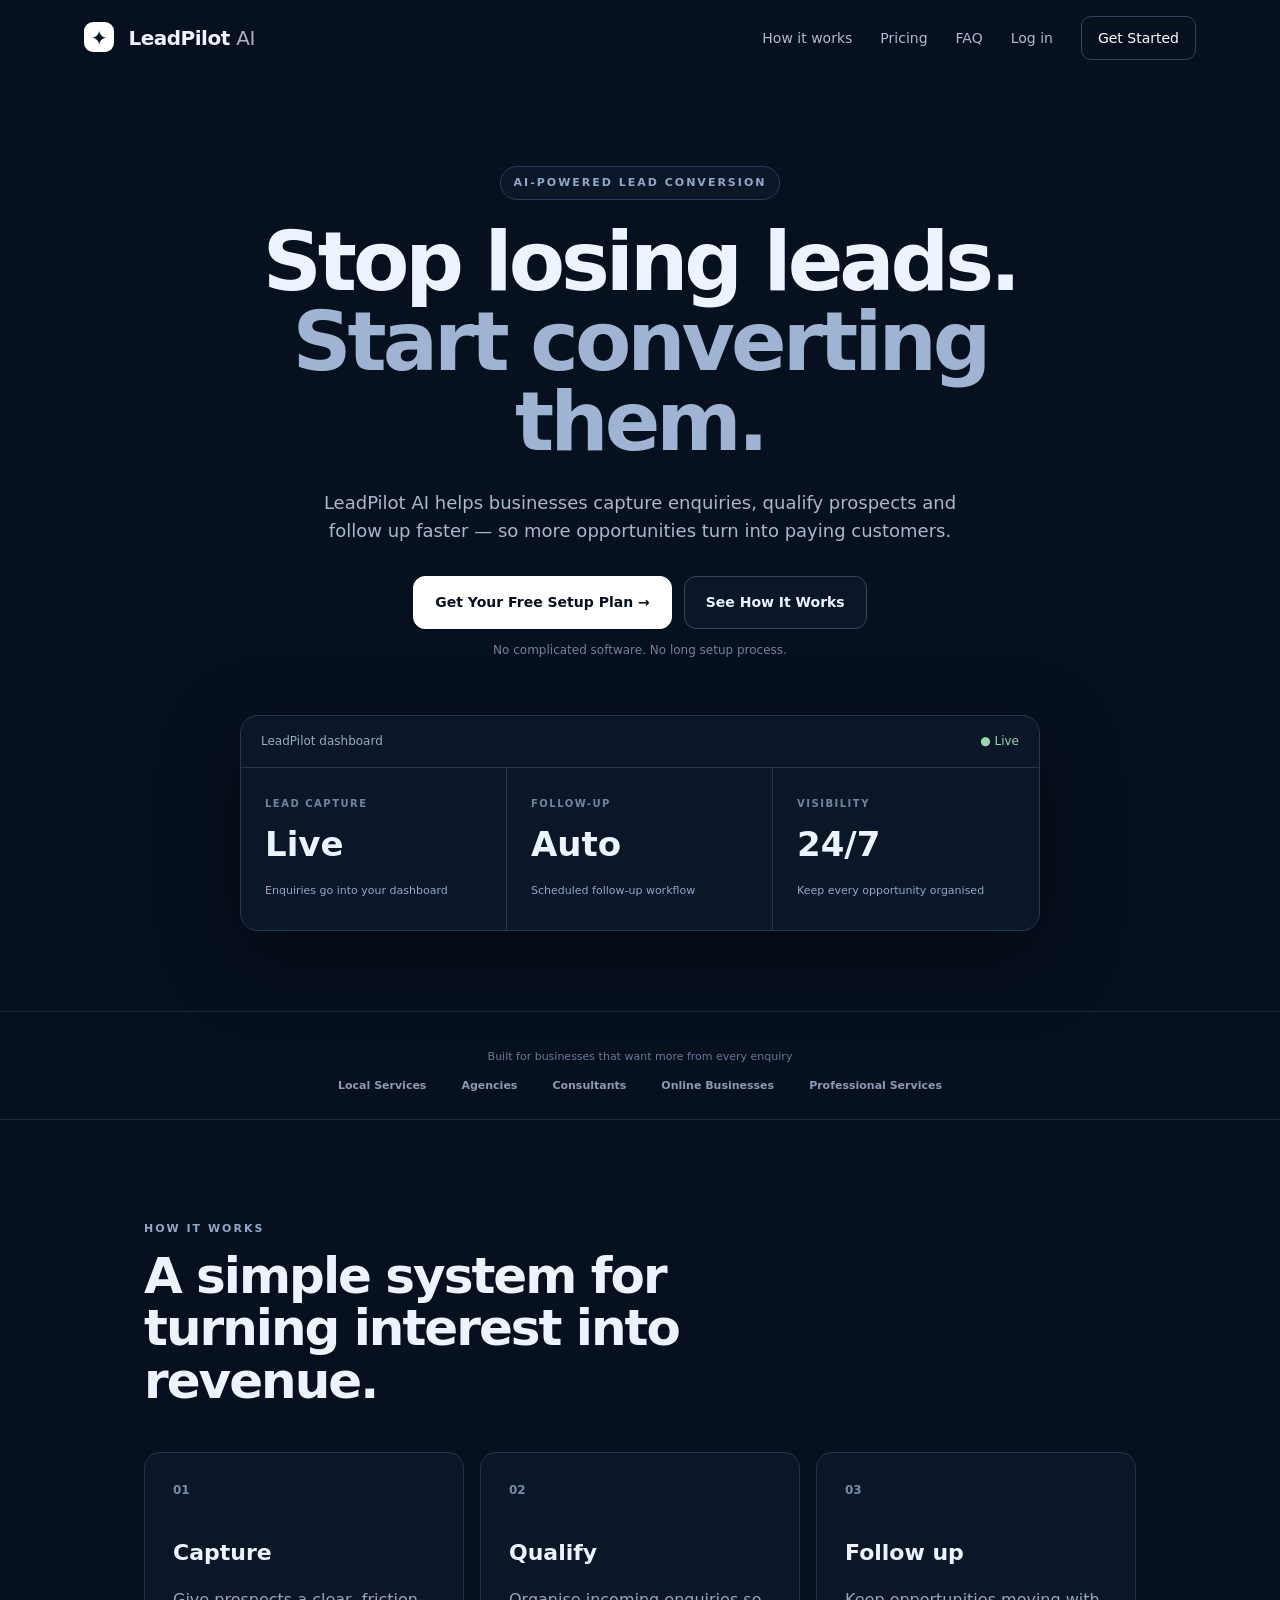
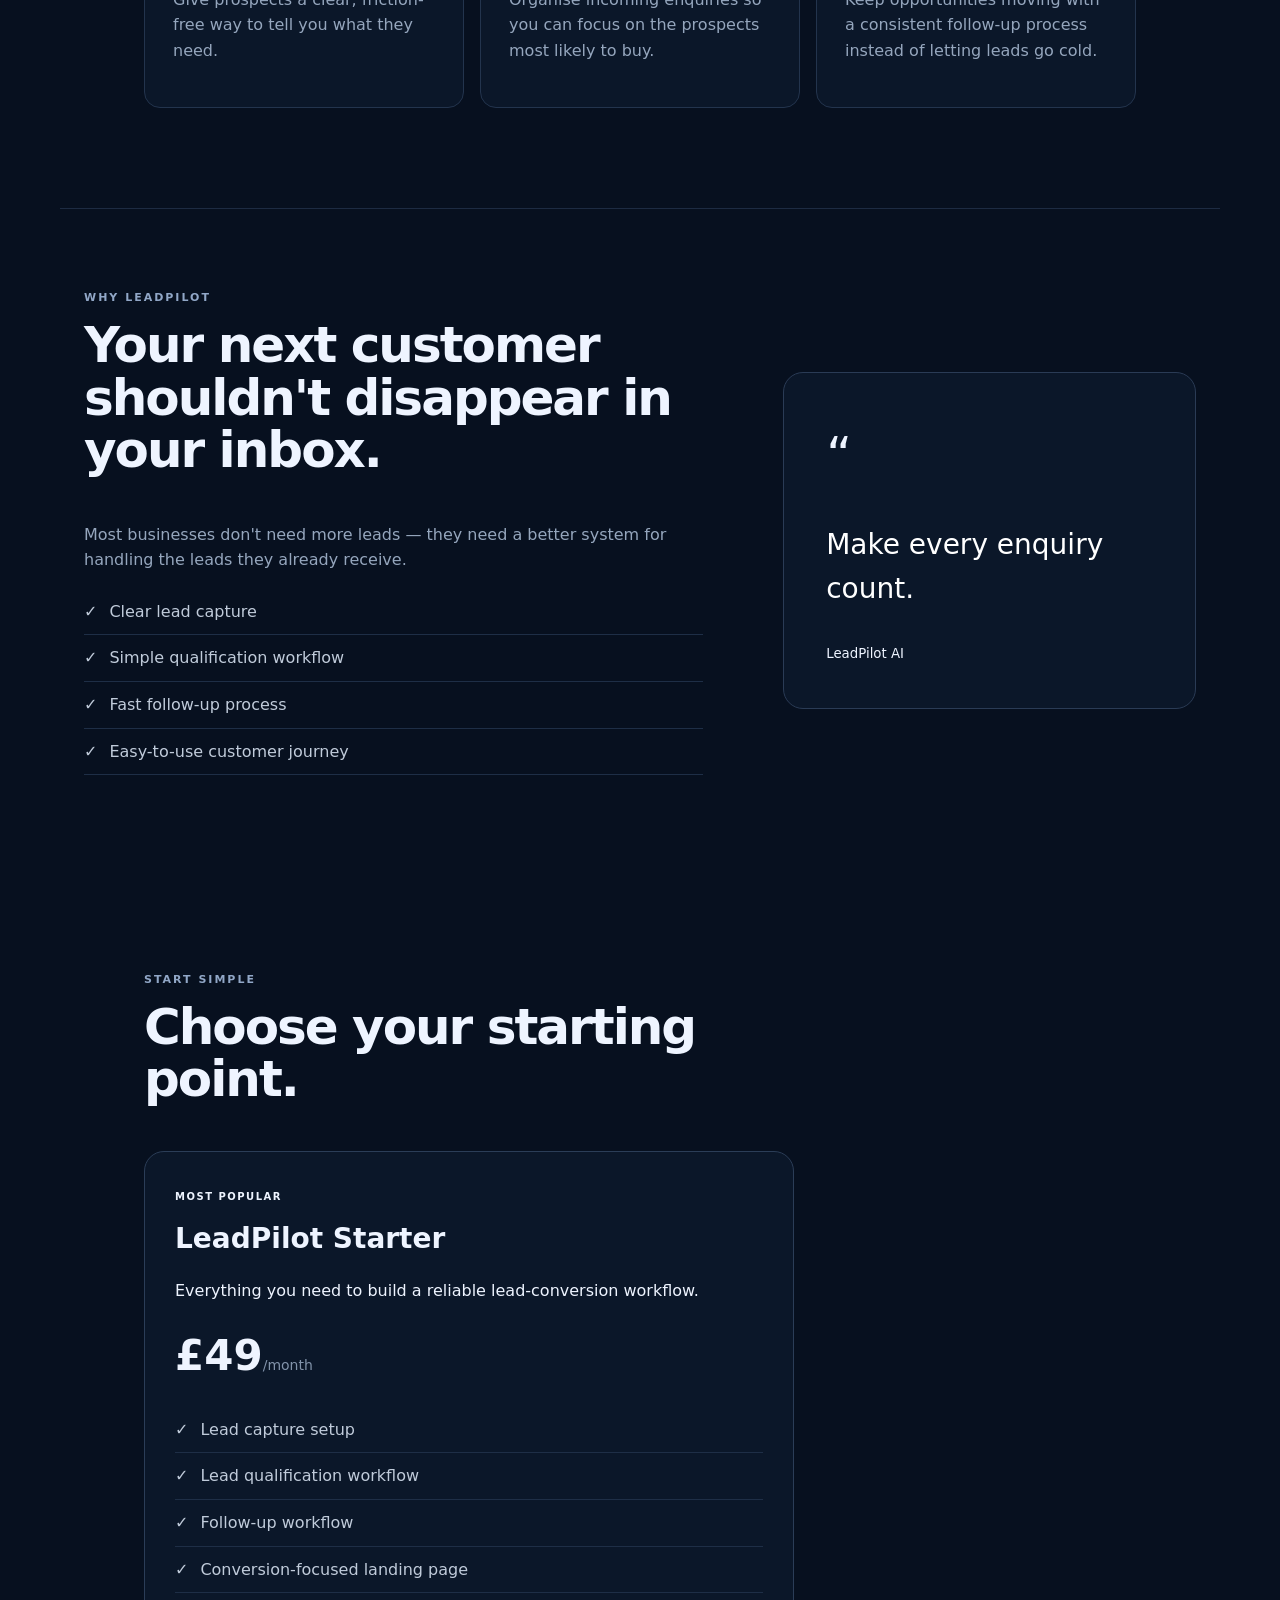
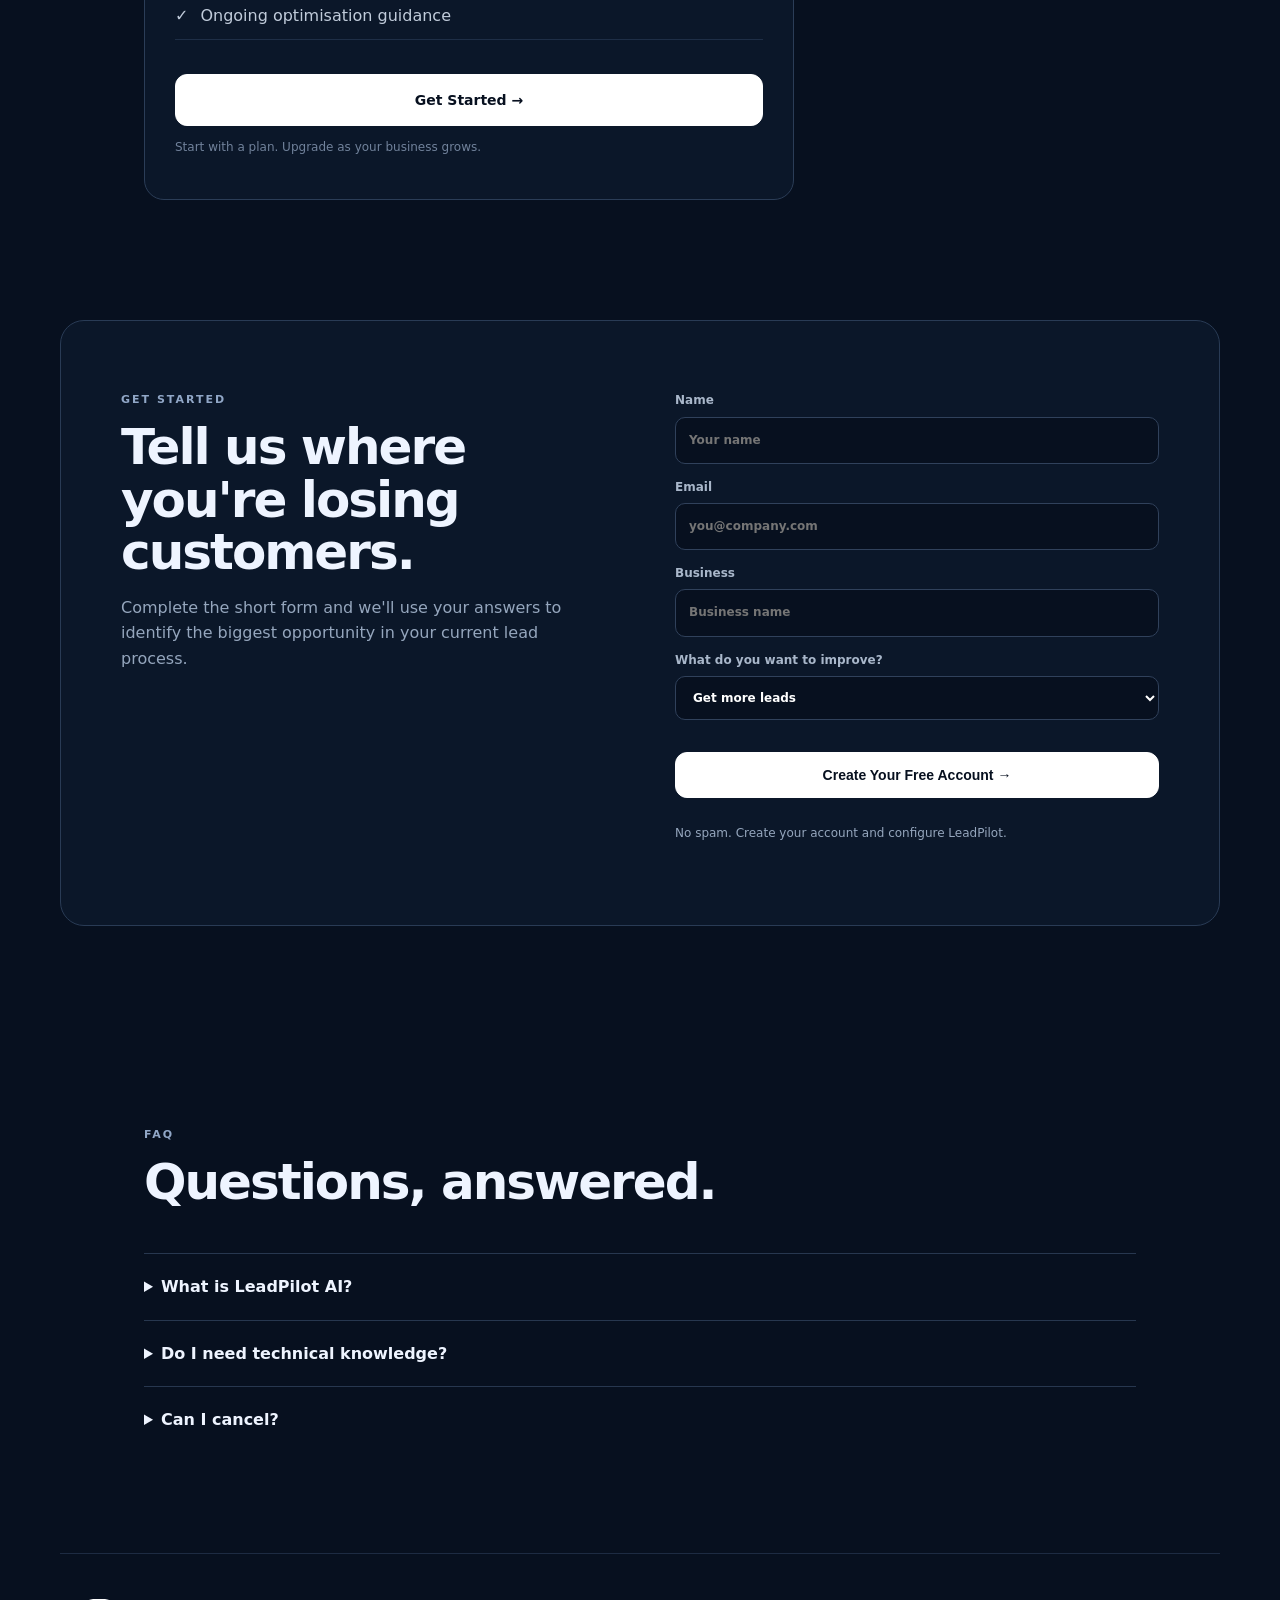
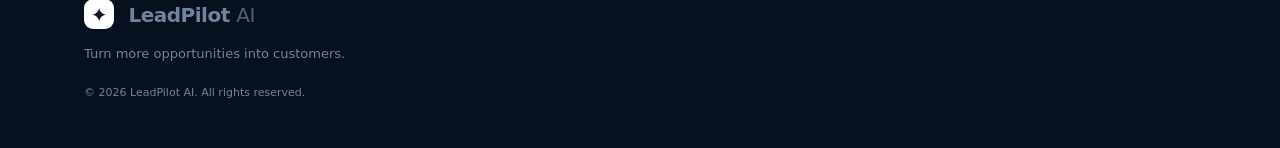
<file: public/index.html>
<!doctype html><html lang="en"><head><meta charset="utf-8"><meta name="viewport" content="width=device-width,initial-scale=1"><title>LeadPilot AI — Turn More Visitors Into Customers</title><meta name="description" content="LeadPilot AI helps businesses capture, qualify and follow up with leads automatically."><link rel="stylesheet" href="styles.css"></head><body>
<header class="nav"><a class="brand" href="#"><span class="logo">✦</span> LeadPilot <b>AI</b></a><nav><a href="#how">How it works</a><a href="#pricing">Pricing</a><a href="#faq">FAQ</a><a href="/login.html">Log in</a><a class="nav-cta" href="/signup.html">Get Started</a></nav></header>
<main><section class="hero"><div class="pill">AI-powered lead conversion</div><h1>Stop losing leads.<br><span>Start converting them.</span></h1><p class="hero-copy">LeadPilot AI helps businesses capture enquiries, qualify prospects and follow up faster — so more opportunities turn into paying customers.</p><div class="actions"><a class="btn primary" href="/signup.html">Get Your Free Setup Plan →</a><a class="btn ghost" href="#how">See How It Works</a></div><p class="micro">No complicated software. No long setup process.</p><div class="dashboard"><div class="dash-top"><span>LeadPilot dashboard</span><span class="status">● Live</span></div><div class="dash-grid"><div><small>LEAD CAPTURE</small><strong>Live</strong><em>Enquiries go into your dashboard</em></div><div><small>FOLLOW-UP</small><strong>Auto</strong><em>Scheduled follow-up workflow</em></div><div><small>VISIBILITY</small><strong>24/7</strong><em>Keep every opportunity organised</em></div></div></div></section>
<section class="trust"><p>Built for businesses that want more from every enquiry</p><div><span>Local Services</span><span>Agencies</span><span>Consultants</span><span>Online Businesses</span><span>Professional Services</span></div></section>
<section id="how" class="section"><div class="eyebrow">HOW IT WORKS</div><h2>A simple system for turning interest into revenue.</h2><div class="cards"><article><div class="num">01</div><h3>Capture</h3><p>Give prospects a clear, friction-free way to tell you what they need.</p></article><article><div class="num">02</div><h3>Qualify</h3><p>Organise incoming enquiries so you can focus on the prospects most likely to buy.</p></article><article><div class="num">03</div><h3>Follow up</h3><p>Keep opportunities moving with a consistent follow-up process instead of letting leads go cold.</p></article></div></section>
<section class="feature"><div><div class="eyebrow">WHY LEADPILOT</div><h2>Your next customer shouldn't disappear in your inbox.</h2><p>Most businesses don't need more leads — they need a better system for handling the leads they already receive.</p><ul><li>Clear lead capture</li><li>Simple qualification workflow</li><li>Fast follow-up process</li><li>Easy-to-use customer journey</li></ul></div><div class="quote"><div class="quote-mark">“</div><p>Make every enquiry count.</p><small>LeadPilot AI</small></div></section>
<section id="pricing" class="section pricing"><div class="eyebrow">START SIMPLE</div><h2>Choose your starting point.</h2><div class="price-card"><div><span class="tag">MOST POPULAR</span><h3>LeadPilot Starter</h3><p>Everything you need to build a reliable lead-conversion workflow.</p></div><div class="price">£49<span>/month</span></div><ul><li>Lead capture setup</li><li>Lead qualification workflow</li><li>Follow-up workflow</li><li>Conversion-focused landing page</li><li>Ongoing optimisation guidance</li></ul><a class="btn primary full" href="/signup.html">Get Started →</a><p class="micro">Start with a plan. Upgrade as your business grows.</p></div></section>
<section id="start" class="start"><div><div class="eyebrow">GET STARTED</div><h2>Tell us where you're losing customers.</h2><p>Complete the short form and we'll use your answers to identify the biggest opportunity in your current lead process.</p></div><form id="start-form" action="/signup.html" method="get"><label>Name<input name="name" placeholder="Your name"></label><label>Email<input type="email" name="email" placeholder="you@company.com"></label><label>Business<input name="business" placeholder="Business name"></label><label>What do you want to improve?<select name="goal"><option>Get more leads</option><option>Convert more existing leads</option><option>Improve follow-up</option><option>Automate my sales process</option></select></label><button class="btn primary full" type="submit">Create Your Free Account →</button><p class="micro">No spam. Create your account and configure LeadPilot.</p></form></section>
<section id="faq" class="section faq"><div class="eyebrow">FAQ</div><h2>Questions, answered.</h2><details><summary>What is LeadPilot AI?</summary><p>LeadPilot AI is a lead-conversion system designed to help businesses capture, organise and follow up with prospects more consistently.</p></details><details><summary>Do I need technical knowledge?</summary><p>No. The service is designed around a simple workflow and clear business outcomes rather than complicated software.</p></details><details><summary>Can I cancel?</summary><p>Yes. You can cancel your monthly plan at any time.</p></details></section></main>
<footer><div class="brand"><span class="logo">✦</span> LeadPilot <b>AI</b></div><p>Turn more opportunities into customers.</p><small>© 2026 LeadPilot AI. All rights reserved.</small></footer>
<script>document.getElementById('start-form').addEventListener('submit',e=>{const f=e.currentTarget;const d=new FormData(f);if(!d.get('name')||!d.get('email')||!d.get('business')){e.preventDefault();return}const q=new URLSearchParams({name:d.get('name'),email:d.get('email'),business:d.get('business'),goal:d.get('goal')});f.action='/signup.html?'+q.toString()})</script>

</body></html>
</file>
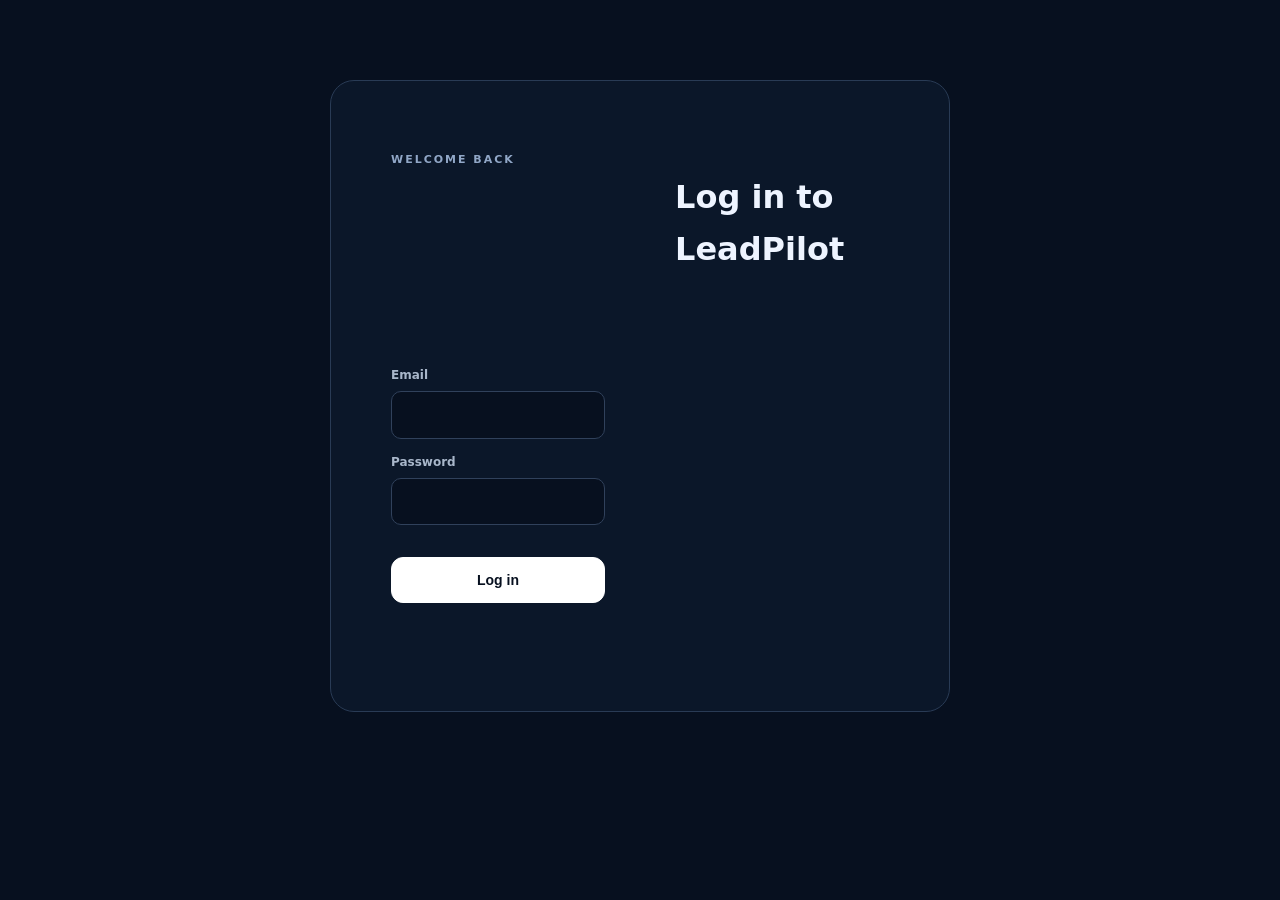
<file: public/login.html>
<!doctype html><html><head><meta charset="utf-8"><meta name="viewport" content="width=device-width,initial-scale=1"><title>Log in — LeadPilot AI</title><link rel="stylesheet" href="styles.css"></head><body><main class="start" style="max-width:620px;margin:80px auto"><div class="eyebrow">WELCOME BACK</div><h1>Log in to LeadPilot</h1><form id="login"><label>Email<input type="email" name="email" required></label><label>Password<input type="password" name="password" required></label><button class="btn primary full">Log in</button><p id="msg" class="micro"></p></form></main><script>login.onsubmit=async e=>{e.preventDefault();const b=Object.fromEntries(new FormData(e.target));const r=await fetch('/api/login',{method:'POST',headers:{'content-type':'application/json'},body:JSON.stringify(b)});const x=await r.json();if(r.ok)location.href='/dashboard.html';else msg.textContent=x.error||'Login failed';}</script></body></html>
</file>
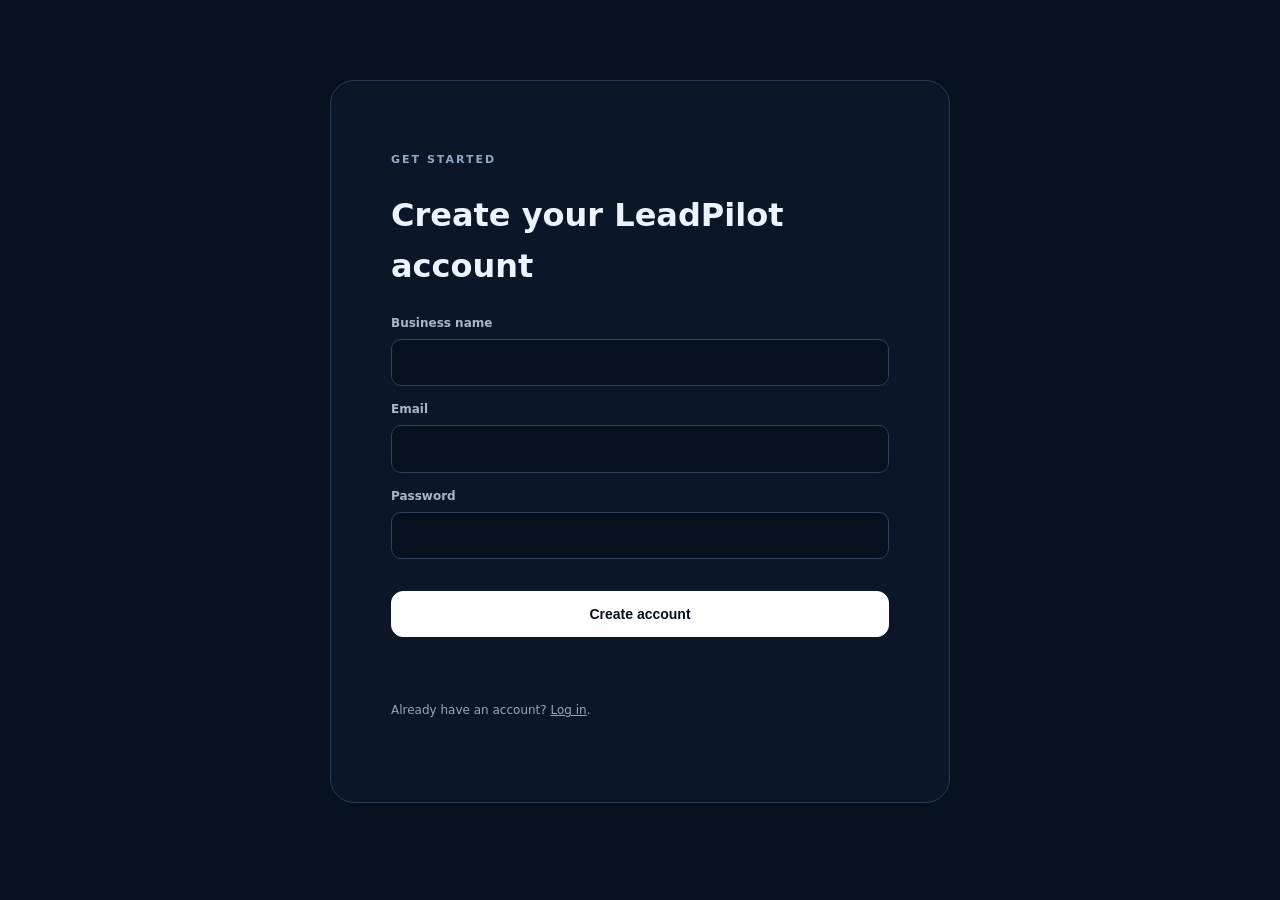
<file: public/signup.html>
<!doctype html><html><head><meta charset="utf-8"><meta name="viewport" content="width=device-width,initial-scale=1"><title>Create your LeadPilot account</title><link rel="stylesheet" href="styles.css"></head><body><main class="start" style="max-width:620px;margin:80px auto;display:block"><div class="eyebrow">GET STARTED</div><h1>Create your LeadPilot account</h1><form id="signup"><label>Business name<input name="business_name" required></label><label>Email<input type="email" name="email" required></label><label>Password<input type="password" name="password" minlength="8" required></label><button class="btn primary full">Create account</button><p id="msg" class="micro"></p><p class="micro">Already have an account? <a href="/login.html" style="text-decoration:underline">Log in</a>.</p></form></main><script>signup.onsubmit=async e=>{e.preventDefault();msg.textContent='Creating account…';const b=Object.fromEntries(new FormData(e.target));const r=await fetch('/api/signup',{method:'POST',headers:{'content-type':'application/json'},body:JSON.stringify(b)});const x=await r.json();if(r.ok)location.href=x.next;else msg.textContent=x.error||'Could not create account';}</script><script>const q=new URLSearchParams(location.search);for(const k of ['business','email']){const el=signup.elements[k==='business'?'business_name':k];if(el&&q.get(k))el.value=q.get(k)}</script></body></html>
</file>
<file: public/styles.css>
*{box-sizing:border-box}html{scroll-behavior:smooth}body{margin:0;font-family:Inter,ui-sans-serif,system-ui,-apple-system,BlinkMacSystemFont,"Segoe UI",sans-serif;background:#07101f;color:#eef4ff;line-height:1.6}a{text-decoration:none;color:inherit}.nav{height:76px;display:flex;align-items:center;justify-content:space-between;max-width:1160px;margin:auto;padding:0 24px}.brand{font-size:20px;font-weight:800;letter-spacing:-.5px}.brand b{font-weight:500;opacity:.7}.logo{display:inline-grid;place-items:center;width:30px;height:30px;border-radius:9px;background:#fff;color:#07101f;margin-right:8px}nav{display:flex;gap:28px;align-items:center;color:#aebbd0;font-size:14px}nav a:hover{color:#fff}.nav-cta{padding:10px 16px;border:1px solid #30415e;border-radius:10px;color:#fff}.hero{max-width:1160px;margin:auto;padding:90px 24px 80px;text-align:center}.pill,.eyebrow{font-size:11px;font-weight:800;letter-spacing:2px;text-transform:uppercase;color:#91a7c7}.pill{display:inline-block;border:1px solid #293b59;border-radius:999px;padding:7px 13px;margin-bottom:22px;background:#0b1729}.hero h1{font-size:clamp(46px,7vw,82px);line-height:.98;letter-spacing:-4px;margin:0 auto 26px;max-width:900px}.hero h1 span{color:#9fb4d2}.hero-copy{max-width:680px;margin:auto;color:#aab8cc;font-size:18px}.actions{display:flex;justify-content:center;gap:12px;margin:30px 0 10px;flex-wrap:wrap}.btn{display:inline-flex;justify-content:center;align-items:center;border-radius:12px;padding:14px 21px;font-weight:800;font-size:14px;border:1px solid #34465f;cursor:pointer}.primary{background:#fff;color:#07101f;border-color:#fff}.ghost{background:#0b1729}.micro{font-size:12px;color:#71829b}.dashboard{max-width:800px;margin:55px auto 0;border:1px solid #263750;border-radius:18px;background:#0b1729;text-align:left;box-shadow:0 25px 80px #0006;overflow:hidden}.dash-top{padding:16px 20px;border-bottom:1px solid #263750;color:#9aabc2;font-size:12px;display:flex;justify-content:space-between}.status{color:#9bd4b0}.dash-grid{display:grid;grid-template-columns:repeat(3,1fr)}.dash-grid>div{padding:28px 24px;border-right:1px solid #263750}.dash-grid>div:last-child{border:0}.dash-grid small{display:block;color:#72849d;font-size:10px;font-weight:800;letter-spacing:1.5px}.dash-grid strong{display:block;font-size:34px;margin:5px 0}.dash-grid em{font-size:11px;color:#91a7c7;font-style:normal}.trust{border-top:1px solid #1d2b42;border-bottom:1px solid #1d2b42;padding:25px 24px;text-align:center;color:#667994;font-size:11px}.trust div{display:flex;justify-content:center;gap:35px;flex-wrap:wrap;margin-top:10px;color:#8b9bb1;font-weight:700}.section{max-width:1040px;margin:auto;padding:100px 24px}.section h2,.feature h2,.start h2{font-size:clamp(32px,5vw,50px);line-height:1.05;letter-spacing:-2px;max-width:700px;margin:12px 0 45px}.cards{display:grid;grid-template-columns:repeat(3,1fr);gap:16px}.cards article{background:#0b1729;border:1px solid #23344d;border-radius:16px;padding:28px}.num{color:#788ba5;font-size:12px;font-weight:800}.cards h3{font-size:22px;margin:35px 0 8px}.cards p,.feature p,.start p,.faq p{color:#95a6bd}.feature{max-width:1160px;margin:auto;padding:80px 24px;display:grid;grid-template-columns:1.2fr .8fr;gap:80px;border-top:1px solid #1d2b42}.feature ul,.price-card ul{list-style:none;padding:0}.feature li,.price-card li{padding:10px 0;border-bottom:1px solid #1e2e46;color:#c0cbda}.feature li:before,.price-card li:before{content:"✓";margin-right:12px}.quote{align-self:center;border:1px solid #2a3b55;border-radius:20px;padding:42px;background:#0b1729}.quote-mark{font-size:50px}.quote p{font-size:28px;color:#fff}.price-card{max-width:650px;border:1px solid #2b3d57;background:#0b1729;border-radius:20px;padding:30px}.tag{font-size:10px;letter-spacing:1.5px;font-weight:800}.price-card h3{font-size:28px;margin:10px 0}.price{font-size:42px;font-weight:900;margin:18px 0}.price span{font-size:14px;color:#8293aa;font-weight:500}.full{width:100%;margin-top:18px}.start{max-width:1160px;margin:20px auto 100px;padding:70px 60px;display:grid;grid-template-columns:1fr 1fr;gap:70px;border:1px solid #293b55;border-radius:24px;background:#0b1729}.start h2{margin-bottom:15px}.start form{display:grid;gap:14px}label{font-size:12px;font-weight:700;color:#a9b7ca}input,select{display:block;width:100%;margin-top:6px;background:#07101f;border:1px solid #30415b;color:#fff;border-radius:10px;padding:13px;font:inherit}details{border-top:1px solid #27374f;padding:20px 0}summary{cursor:pointer;font-weight:700}footer{border-top:1px solid #1d2b42;padding:45px 24px;max-width:1160px;margin:auto;color:#72839c}footer p{font-size:13px}footer small{font-size:11px}@media(max-width:760px){nav a:not(.nav-cta){display:none}.hero{padding-top:60px}.hero h1{letter-spacing:-2.5px}.dash-grid{grid-template-columns:1fr}.dash-grid>div{border-right:0;border-bottom:1px solid #263750}.cards,.feature,.start{grid-template-columns:1fr}.feature{gap:35px}.start{padding:35px 24px;margin:20px 16px 70px}.trust div{gap:15px}.section{padding:75px 24px}}
</file>
